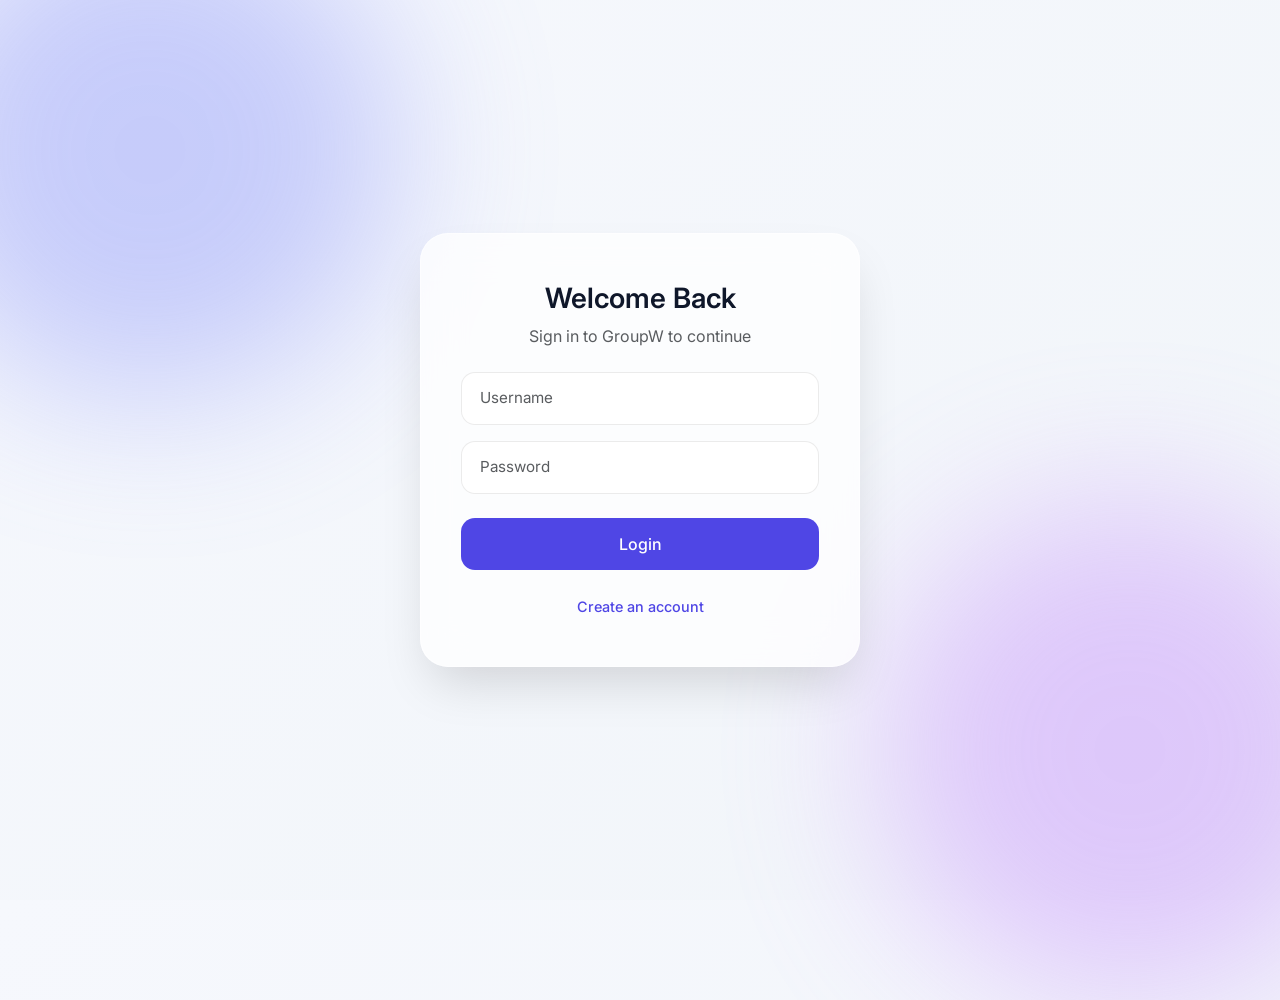
<file: frontend/harry/group_message_app/index.html>
<!doctype html>
<html lang="en">
  <head>
    <meta charset="UTF-8" />
    <meta name="viewport" content="width=device-width, initial-scale=1.0" />
    <title>GroupW Messenger Premium</title>
    <link href="./bootstrap/bootstrap.min.css" rel="stylesheet" />
    <link href="https://fonts.googleapis.com/css2?family=Inter:wght@400;500;600&display=swap" rel="stylesheet" />

    <style>
      :root {
        --primary: #4f46e5;
        --primary-hover: #4338ca;
        --bg-gradient: linear-gradient(135deg, #f6f8fd 0%, #f1f5f9 100%);
        --glass-bg: rgba(255, 255, 255, 0.75);
        --glass-border: rgba(255, 255, 255, 0.5);
        --text-main: #0f172a;
        --text-muted: #64748b;
        --bubble-them: #ffffff;
      }

      body {
        background: var(--bg-gradient);
        font-family: "Inter", sans-serif;
        height: 100vh;
        display: flex;
        align-items: center;
        justify-content: center;
        margin: 0;
        overflow: hidden;
      }

      body::before, body::after {
        content: "";
        position: absolute;
        width: 500px;
        height: 500px;
        border-radius: 50%;
        z-index: -1;
        filter: blur(80px);
        opacity: 0.4;
      }
      body::before { background: #818cf8; top: -100px; left: -100px; }
      body::after { background: #c084fc; bottom: -100px; right: -100px; }

      .card {
        border: 1px solid var(--glass-border);
        border-radius: 28px;
        box-shadow: 0 25px 50px -12px rgba(0, 0, 0, 0.15);
        width: 100%;
        max-width: 440px;
        background: var(--glass-bg);
        backdrop-filter: blur(20px);
        -webkit-backdrop-filter: blur(20px);
      }

      .d-none { display: none !important; }

      /* Auth View */
      #auth-view { padding: 3rem 2.5rem; }
      #auth-title { font-weight: 600; color: var(--text-main); margin-bottom: 0.5rem; font-size: 1.75rem; }

      .form-control {
        border-radius: 14px;
        padding: 14px 18px;
        border: 1px solid rgba(0, 0, 0, 0.08);
        background: rgba(255, 255, 255, 0.9);
        font-size: 0.95rem;
        transition: all 0.3s;
      }

      .form-control:focus {
        box-shadow: 0 0 0 4px rgba(79, 70, 229, 0.15);
        border-color: var(--primary);
        background: #ffffff;
      }

      .btn-primary {
        background-color: var(--primary);
        border: none;
        border-radius: 14px;
        padding: 14px;
        font-weight: 500;
        transition: all 0.2s ease;
      }
      .btn-primary:hover { background-color: var(--primary-hover); transform: translateY(-1px); }

      /* Chat View */
      #chat-view {
        max-width: 700px;
        height: 90vh;
        display: flex;
        flex-direction: column;
        padding: 0;
        overflow: hidden;
      }

      .chat-header {
        padding: 20px 30px;
        border-bottom: 1px solid rgba(0, 0, 0, 0.05);
        display: flex;
        justify-content: space-between;
        align-items: center;
        background: rgba(255, 255, 255, 0.4);
      }

      .chat-header h5 { margin: 0; font-weight: 600; font-size: 1.2rem; letter-spacing: -0.5px; }

      .btn-logout {
        color: #ef4444;
        background: rgba(239, 68, 68, 0.1);
        border: none;
        border-radius: 10px;
        padding: 8px 16px;
        font-size: 0.85rem;
        font-weight: 600;
        transition: all 0.2s;
      }
      .btn-logout:hover { background: #ef4444; color: white; }

      /* Message Area */
      #message-container {
        flex: 1;
        overflow-y: auto;
        padding: 30px;
        display: flex;
        flex-direction: column;
        gap: 16px;
      }
      #message-container::-webkit-scrollbar { width: 6px; }
      #message-container::-webkit-scrollbar-thumb { background: rgba(0, 0, 0, 0.15); border-radius: 10px; }

      @keyframes slideUpFade {
        from { opacity: 0; transform: translateY(15px); }
        to { opacity: 1; transform: translateY(0); }
      }
      .slide-in { animation: slideUpFade 0.4s cubic-bezier(0.16, 1, 0.3, 1) forwards; }

      .msg-wrapper { display: flex; flex-direction: column; max-width: 75%; }
      .msg-wrapper.them { align-self: flex-start; }
      .msg-wrapper.me { align-self: flex-end; align-items: flex-end; }

      .msg-metadata { font-size: 0.75rem; color: var(--text-muted); margin-bottom: 6px; padding: 0 6px; font-weight: 500; }

      .msg-bubble {
        padding: 14px 18px;
        font-size: 0.95rem;
        line-height: 1.5;
        box-shadow: 0 4px 15px rgba(0, 0, 0, 0.03);
        border: 1px solid rgba(255, 255, 255, 0.4);
        word-wrap: break-word;
        overflow-wrap: break-word;
      }
      .them .msg-bubble { background: var(--bubble-them); color: var(--text-main); border-radius: 20px 20px 20px 4px; }
      .me .msg-bubble { background: var(--primary); color: white; border-radius: 20px 20px 4px 20px; border: none; box-shadow: 0 4px 15px rgba(79, 70, 229, 0.25); }
      
      .temp-msg .msg-bubble { opacity: 0.7; }

      /* Actions UI */
      .msg-actions {
        display: flex;
        gap: 8px;
        margin-top: 4px;
        font-size: 0.75rem;
        opacity: 0;
        transition: opacity 0.2s;
        justify-content: flex-end;
      }
      .msg-wrapper:hover .msg-actions { opacity: 1; }

      .edit-btn {
        background: transparent !important;
        border: none !important;
        color: var(--primary) !important;
        cursor: pointer;
        padding: 0 5px;
        font-weight: 600;
        font-size: 0.8rem;
        outline: none !important;
        box-shadow: none !important;
      }
      .edit-btn:hover { text-decoration: underline; color: var(--primary-hover) !important; }

      /* --- Reactions UI --- */
      .reaction-bar {
        display: flex;
        flex-wrap: wrap;
        gap: 4px;
        margin-top: -8px;
        margin-bottom: 8px;
        z-index: 2;
      }
      .reaction-bar.me { justify-content: flex-end; }
      .reaction-bar.them { justify-content: flex-start; }

      .reaction-badge {
        background: rgba(255, 255, 255, 0.9);
        border: 1px solid var(--glass-border);
        border-radius: 12px;
        padding: 2px 8px;
        font-size: 0.75rem;
        cursor: pointer;
        box-shadow: 0 2px 5px rgba(0,0,0,0.05);
        transition: transform 0.1s;
      }
      .reaction-badge:active { transform: scale(0.9); }
      .reaction-badge.active-reaction {
        background: #e0e7ff;
        border-color: var(--primary);
        color: var(--primary);
      }

      /* Reaction Popup Menu */
      #emoji-picker {
        position: absolute;
        background: white;
        border-radius: 20px;
        padding: 8px 12px;
        box-shadow: 0 10px 25px rgba(0,0,0,0.15);
        display: flex;
        gap: 8px;
        z-index: 1000;
        border: 1px solid rgba(0,0,0,0.05);
      }
      .emoji-option {
        font-size: 1.25rem;
        cursor: pointer;
        transition: transform 0.2s;
      }
      .emoji-option:hover { transform: scale(1.3); }

      /* Input Area */
      .chat-footer { padding: 20px 30px; background: transparent; padding-bottom: 30px; }
      #chat-form {
        display: flex;
        gap: 12px;
        background: white;
        padding: 8px;
        border-radius: 20px;
        box-shadow: 0 10px 25px rgba(0, 0, 0, 0.05);
        border: 1px solid rgba(0, 0, 0, 0.05);
      }
      #message-input { border: none; background: transparent; padding: 10px 16px; font-size: 0.95rem; }
      #message-input:focus { box-shadow: none; background: transparent; }
      #send-btn { border-radius: 14px; padding: 10px 24px; font-weight: 600; }

      /* --- Custom Edit Modal --- */
      #custom-edit-modal {
        position: fixed;
        top: 0;
        left: 0;
        width: 100vw;
        height: 100vh;
        z-index: 1000;
        display: flex;
        align-items: center;
        justify-content: center;
      }
      .modal-overlay {
        position: absolute;
        top: 0;
        left: 0;
        width: 100%;
        height: 100%;
        background: rgba(0, 0, 0, 0.4);
        backdrop-filter: blur(5px);
        -webkit-backdrop-filter: blur(5px);
      }
      .modal-box {
        position: relative;
        z-index: 1001;
        padding: 25px;
        width: 90%;
        max-width: 420px;
        animation: slideUpFade 0.3s cubic-bezier(0.16, 1, 0.3, 1);
      }
    </style>
  </head>
  <body>
    <!-- AUTH VIEW -->
    <div id="auth-view" class="card">
      <h3 id="auth-title" class="text-center">Welcome Back</h3>
      <p id="auth-subtitle" class="text-center text-muted mb-4">Sign in to GroupW to continue</p>
      
      <form id="auth-form">
        <!-- Username Field -->
        <div class="mb-3">
          <input type="text" id="username" class="form-control" placeholder="Username" required autocomplete="off" />
        </div>
        
        <!-- Email Field (Hidden by default) -->
        <div class="mb-3 d-none" id="email-group">
          <input type="email" id="email" class="form-control" placeholder="Email Address" autocomplete="off" />
        </div>
        
        <!-- Password Field -->
        <div class="mb-4">
          <input type="password" id="password" class="form-control" placeholder="Password" required />
        </div>
        
        <div id="auth-error" class="alert alert-danger d-none p-2 text-center" style="font-size: 0.85rem; border-radius: 10px"></div>
        
        <!-- Submit Button -->
        <button type="submit" id="auth-btn" class="btn btn-primary w-100 d-flex justify-content-center align-items-center gap-2">
          <span id="auth-btn-text">Login</span>
          <span id="auth-spinner" class="spinner-border spinner-border-sm d-none" role="status" aria-hidden="true"></span>
        </button>
      </form>
      
      <p class="text-center mt-4 mb-0">
        <a href="#" id="toggle-auth" class="text-decoration-none" style="color: var(--primary); font-weight: 500; font-size: 0.9rem">Create an account</a>
      </p>
    </div>

    <!-- CHAT VIEW -->
    <div id="chat-view" class="card d-none">
      <div class="chat-header">
        <div>
          <h5>GroupW Global</h5>
          <small class="text-muted" style="font-size: 0.8rem; font-weight: 500">Public room</small>
        </div>
        <button id="logout-btn" class="btn-logout d-flex align-items-center gap-2">
          <span>Logout</span>
          <span id="logout-spinner" class="spinner-border spinner-border-sm d-none" role="status" aria-hidden="true"></span>
        </button>
      </div>

      <div id="message-container">
        <div id="fetch-loader" class="d-none w-100 h-100 d-flex justify-content-center align-items-center text-primary">
          <div class="spinner-border" role="status"><span class="visually-hidden">Loading...</span></div>
        </div>
      </div>

      <div class="chat-footer">
        <form id="chat-form">
          <input type="text" id="message-input" class="form-control flex-grow-1" placeholder="Type your message..." required autocomplete="off" />
          <button type="submit" id="send-btn" class="btn btn-primary d-flex align-items-center gap-2">
            <span id="send-btn-text">Send</span>
            <span id="send-spinner" class="spinner-border spinner-border-sm d-none" role="status" aria-hidden="true"></span>
          </button>
        </form>
      </div>
    </div>

    <!-- EDIT MESSAGE DIALOG -->
    <div id="custom-edit-modal" class="d-none">
      <div class="modal-overlay" id="close-modal-overlay"></div>
      <div class="modal-box card">
        <h5 style="margin-bottom: 15px; font-weight: 600; color: var(--text-main);">Edit Message</h5>
        <input type="hidden" id="edit-msg-id" />
        <textarea id="edit-msg-input" class="form-control" rows="3" style="resize: none; margin-bottom: 15px; color: #000; background: #fff; border: 1px solid #ddd;"></textarea>
        <div style="display: flex; justify-content: flex-end; gap: 10px;">
          <button class="btn" id="close-modal-btn" style="background: #e2e8f0; color: #475569; font-weight: 500; border-radius: 12px; padding: 10px 20px;">Cancel</button>
          <button class="btn btn-primary" id="save-modal-btn" style="border-radius: 12px; padding: 10px 20px;">Save Changes</button>
        </div>
      </div>
    </div>

    <!-- EMOJI PICKER -->
    <div id="emoji-picker" class="d-none">
      <span class="emoji-option">👍</span>
      <span class="emoji-option">❤️</span>
      <span class="emoji-option">😂</span>
      <span class="emoji-option">😮</span>
      <span class="emoji-option">😢</span>
      <span class="emoji-option">🔥</span>
    </div>

    <script src="script.js"></script>
  </body>
</html>
</file>
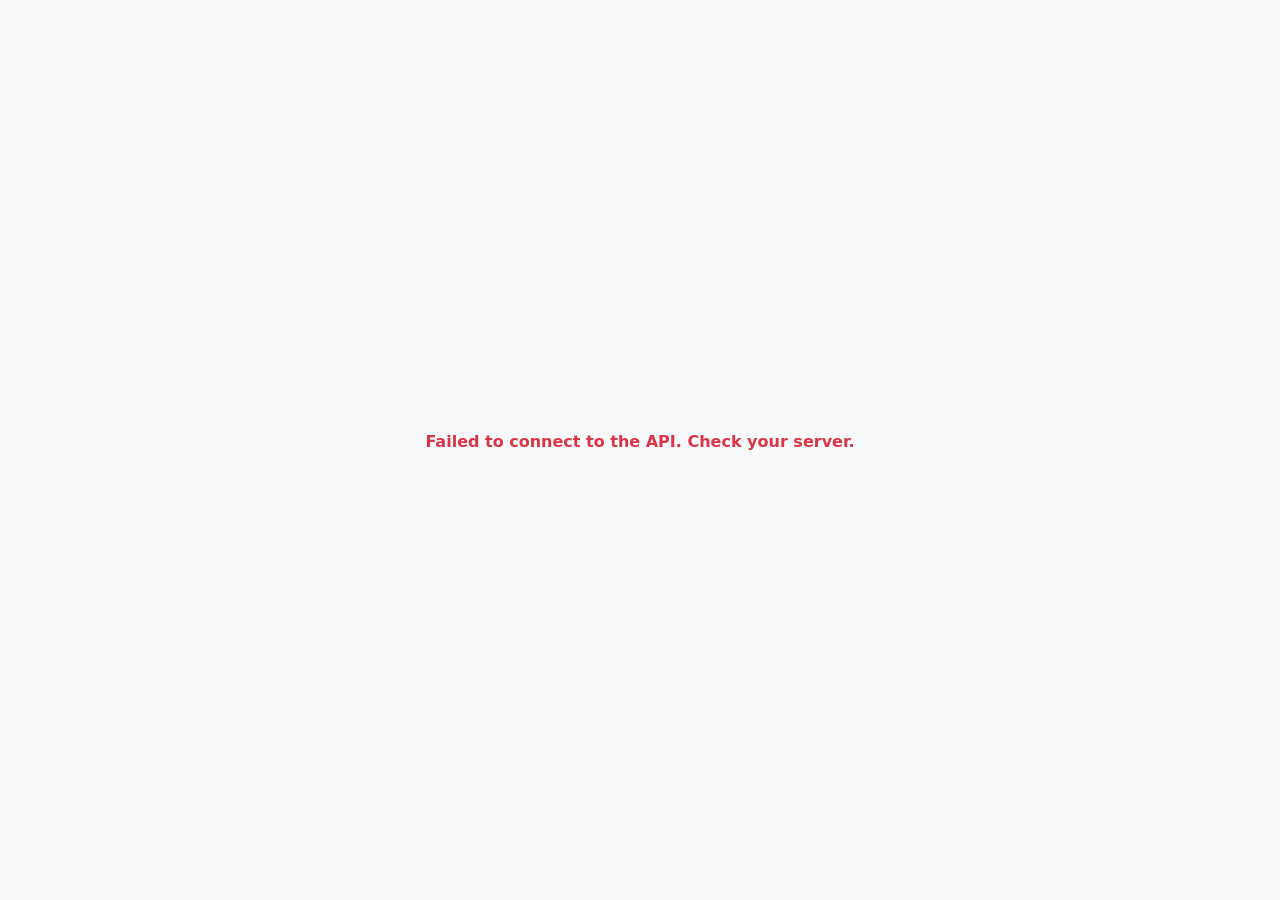
<file: frontend/harry/epic_attendance/department.html>
<!DOCTYPE html>
<html lang="en">

<head>
    <meta charset="UTF-8">
    <meta name="viewport" content="width=device-width, initial-scale=1.0">
    <title>Manage Departments</title>

    <!-- IMMEDIATE AUTHENTICATION CHECK -->
    <script>
      if (!localStorage.getItem("user_token")) {
        window.location.replace("login.html");
      }
    </script>

    <!-- Standard Bootstrap 5 CSS -->
    <link href="../group_message_app/bootstrap/bootstrap.min.css" rel="stylesheet">
    <style>
        body {
            background-color: #f8f9fa;
            font-family: system-ui, -apple-system, "Segoe UI", Roboto, "Helvetica Neue", Arial, sans-serif;
        }

        .sidebar {
            min-height: 100vh;
            background-color: #212529;
        }

        .sidebar a {
            color: #adb5bd;
            text-decoration: none;
            padding: 10px 15px;
            display: block;
            border-radius: 4px;
            margin-bottom: 5px;
        }

        .sidebar a:hover,
        .sidebar a.active {
            background-color: #343a40;
            color: #ffffff;
        }

        .card {
            border: none;
            box-shadow: 0 2px 15px rgba(0, 0, 0, 0.05);
            border-radius: 8px;
        }
    </style>
</head>

<body>
    <div class="d-flex">
        <!-- Sidebar Navigation -->
        <div class="sidebar p-3" style="width: 250px;">
            <h5 class="text-white mb-4 fw-bold">Admin Portal</h5>
            <a href="faculty.html">Faculties</a>
            <a href="department.html" class="active">Departments</a>
            <a href="users.html">Users</a>
            <hr class="text-secondary">
            <a href="#" onclick="logout()" class="text-danger">Logout</a>
        </div>

        <!-- Main Content Area -->
        <div class="flex-grow-1 p-4 p-md-5">
            <div class="d-flex justify-content-between align-items-center mb-4">
                <h3 class="fw-bold text-dark m-0">Departments</h3>
                <button class="btn btn-primary shadow-sm" onclick="openModal('', '', '')">+ Add Department</button>
            </div>

            <div id="alertBox"></div>

            <!-- Data Table -->
            <div class="card p-4">
                <div class="table-responsive">
                    <table class="table table-hover align-middle">
                        <thead class="table-light">
                            <tr>
                                <th>ID</th>
                                <th>Department Name</th>
                                <th>Faculty ID</th>
                                <th class="text-end">Actions</th>
                            </tr>
                        </thead>
                        <tbody id="tableBody">
                            <tr>
                                <td colspan="4" class="text-center text-muted py-4">Loading data...</td>
                            </tr>
                        </tbody>
                    </table>
                </div>
            </div>
        </div>
    </div>

    <!-- Add/Edit Department Modal -->
    <div class="modal fade" id="dataModal" tabindex="-1">
        <div class="modal-dialog modal-dialog-centered">
            <div class="modal-content border-0 shadow">
                <div class="modal-header border-bottom-0">
                    <h5 class="modal-title fw-bold" id="modalTitle">Add Department</h5>
                    <button type="button" class="btn-close" data-bs-dismiss="modal"></button>
                </div>
                <div class="modal-body">
                    <form id="dataForm">
                        <input type="hidden" id="department_id">

                        <div class="mb-3">
                            <label class="form-label fw-semibold">Select Faculty</label>
                            <select id="faculty_id" class="form-select bg-light" required>
                                <option value="">Loading faculties...</option>
                            </select>
                        </div>

                        <div class="mb-4">
                            <label class="form-label fw-semibold">Department Name</label>
                            <input type="text" id="name" class="form-control bg-light" required
                                placeholder="e.g. Software Engineering">
                        </div>

                        <button type="submit" class="btn btn-primary w-100 py-2 fw-semibold">Save Department</button>
                    </form>
                </div>
            </div>
        </div>
    </div>

    <script src="../group_message_app/bootstrap/js/bootstrap.bundle.js"></script>
    <script>
        var baseUrl = 'http://localhost:8000/api/';
        var bootstrapModal = new bootstrap.Modal(document.getElementById('dataModal'));

        // Helper to get headers
        function getHeaders(isJson) {
            var headers = {};
            // Updated to user_token
            var token = localStorage.getItem('user_token');
            if (token) {
                headers['Authorization'] = 'Bearer ' + token;
            }
            if (isJson) {
                headers['Content-Type'] = 'application/json';
            }
            return headers;
        }

        function showAlert(message, type) {
            var alertBox = document.getElementById('alertBox');
            alertBox.innerHTML = '<div class="alert alert-' + type + ' alert-dismissible shadow-sm">' + message +
                '<button type="button" class="btn-close" data-bs-dismiss="alert"></button></div>';
        }

        // UPDATED LOGOUT LOGIC: Safely releases the 1-Device-Per-User lock
        async function logout() {
          var token = localStorage.getItem("user_token");
          if (token) {
            var formData = new FormData();
            formData.append("token", token);
            try {
              await fetch(baseUrl + "LogoutUser.php", {
                method: "POST",
                body: formData
              });
            } catch (e) {
              console.error("Logout API failed, continuing local clear.");
            }
          }
          localStorage.removeItem("user_token");
          window.location.replace("login.html");
        }

        // Fetch faculties for the dropdown menu
        async function loadFaculties() {
            try {
                var response = await fetch(baseUrl + 'GetFaculty.php', { method: 'GET', headers: getHeaders(false) });
                
                if (response.status === 401) {
                    logout();
                    return;
                }

                var result = await response.json();
                var select = document.getElementById('faculty_id');

                select.innerHTML = '<option value="">Select a Faculty...</option>';

                if (result.status === 'success' && result.data) {
                    for (var i = 0; i < result.data.length; i++) {
                        var faculty = result.data[i];
                        var option = document.createElement('option');
                        option.value = faculty.faculty_id;
                        option.text = faculty.name;
                        select.appendChild(option);
                    }
                }
            } catch (error) {
                console.error('Faculty fetch error:', error);
                document.getElementById('faculty_id').innerHTML = '<option value="">Error loading faculties</option>';
            }
        }

        // Fetch departments for the table
        async function loadDepartments() {
            try {
                var response = await fetch(baseUrl + 'GetDepartment.php', { method: 'GET', headers: getHeaders(false) });
                
                if (response.status === 401) {
                    logout();
                    return;
                }

                var result = await response.json();
                var tbody = document.getElementById('tableBody');
                tbody.innerHTML = '';

                if (result.status === 'success' && result.data && result.data.length > 0) {
                    for (var i = 0; i < result.data.length; i++) {
                        var dept = result.data[i];
                        var tr = document.createElement('tr');

                        tr.innerHTML =
                            '<td>#' + dept.department_id + '</td>' +
                            '<td class="fw-medium">' + dept.name + '</td>' +
                            '<td>' + dept.faculty_id + '</td>' +
                            '<td class="text-end">' +
                            '<button class="btn btn-sm btn-outline-secondary" ' +
                            'onclick="openModal(\'' + dept.department_id + '\', \'' + dept.name + '\', \'' + dept.faculty_id + '\')">Edit</button>' +
                            '</td>';

                        tbody.appendChild(tr);
                    }
                } else {
                    tbody.innerHTML = '<tr><td colspan="4" class="text-center text-muted py-4">No departments found.</td></tr>';
                }
            } catch (error) {
                console.error('Department fetch error:', error);
                document.getElementById('tableBody').innerHTML = '<tr><td colspan="4" class="text-center text-danger py-4">Failed to load data. Check console.</td></tr>';
            }
        }

        // Open modal and pre-fill data if editing
        function openModal(id, name, facultyId) {
            document.getElementById('department_id').value = id;
            document.getElementById('name').value = name;
            document.getElementById('faculty_id').value = facultyId;
            document.getElementById('modalTitle').innerText = id ? 'Edit Department' : 'Add Department';
            bootstrapModal.show();
        }

        // Handle form submission
        document.getElementById('dataForm').addEventListener('submit', async function (e) {
            e.preventDefault();

            var id = document.getElementById('department_id').value;
            var name = document.getElementById('name').value;
            var facultyId = document.getElementById('faculty_id').value;

            var endpoint = '';
            var method = '';
            var headers = {};
            var bodyData = null;

            if (id) {
                endpoint = 'EditDepartment.php';
                method = 'PUT';
                headers = getHeaders(true);
                bodyData = JSON.stringify({
                    department_id: parseInt(id),
                    name: name,
                    faculty_id: parseInt(facultyId)
                });
            } else {
                endpoint = 'AddDepartment.php';
                method = 'POST';
                headers = getHeaders(false);
                bodyData = new FormData();
                bodyData.append('name', name);
                bodyData.append('faculty_id', facultyId);
            }

            try {
                var response = await fetch(baseUrl + endpoint, {
                    method: method,
                    headers: headers,
                    body: bodyData
                });

                if (response.status === 401) {
                    logout();
                    return;
                }

                var result = await response.json();

                if (result.status === 'success') {
                    bootstrapModal.hide();
                    showAlert(result.message, 'success');
                    loadDepartments();
                } else {
                    showAlert(result.message || 'Operation failed.', 'danger');
                }
            } catch (error) {
                console.error('Submit error:', error);
                showAlert('Network error occurred. Check console for details.', 'danger');
            }
        });

        window.onload = function () {
            loadFaculties();
            loadDepartments();
        };
    </script>
</body>

</html>
</file>
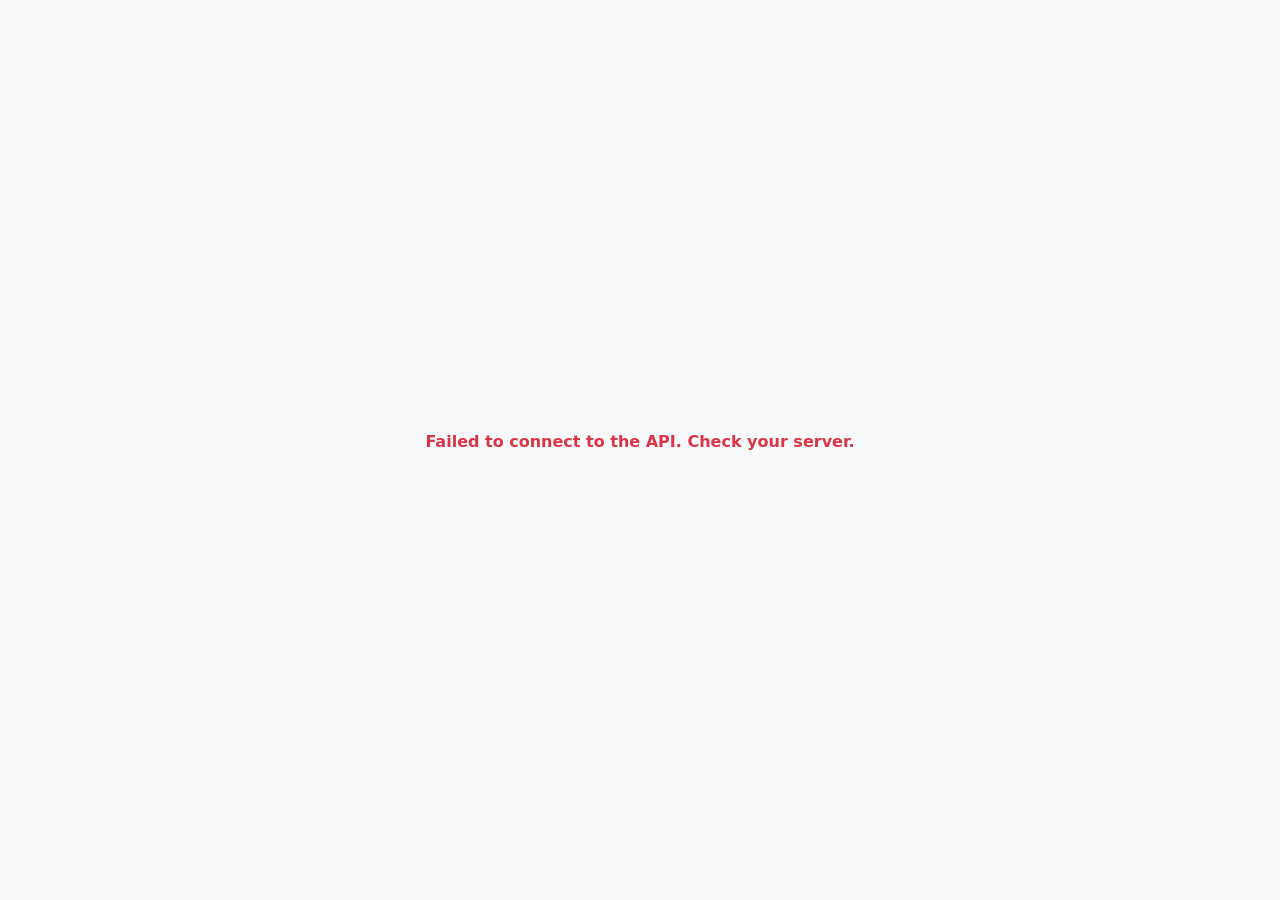
<file: frontend/harry/epic_attendance/faculty.html>
<!doctype html>
<html lang="en">

<head>
  <meta charset="UTF-8" />
  <meta name="viewport" content="width=device-width, initial-scale=1.0" />
  <title>Manage Faculties</title>
  
  <!-- IMMEDIATE AUTHENTICATION CHECK -->
  <script>
    if (!localStorage.getItem("user_token")) {
      window.location.replace("login.html");
    }
  </script>

  <!-- Standard Bootstrap 5 CSS -->
  <link href="../group_message_app/bootstrap/bootstrap.min.css" rel="stylesheet">

  <style>
    body {
      background-color: #f8f9fa;
      font-family: system-ui, -apple-system, "Segoe UI", Roboto, "Helvetica Neue", Arial, sans-serif;
    }

    .sidebar {
      min-height: 100vh;
      background-color: #212529;
    }

    .sidebar a {
      color: #adb5bd;
      text-decoration: none;
      padding: 10px 15px;
      display: block;
      border-radius: 4px;
      margin-bottom: 5px;
    }

    .sidebar a:hover,
    .sidebar a.active {
      background-color: #343a40;
      color: #ffffff;
    }

    .card {
      border: none;
      box-shadow: 0 2px 15px rgba(0, 0, 0, 0.05);
      border-radius: 8px;
    }
  </style>
</head>

<body>
  <div class="d-flex">
    <!-- Sidebar Navigation -->
    <div class="sidebar p-3" style="width: 250px">
      <h5 class="text-white mb-4 fw-bold">Admin Portal</h5>
      <a href="faculty.html" class="active">Faculties</a>
      <a href="department.html">Departments</a>
      <a href="users.html">Users</a>
      <hr class="text-secondary" />
      <a href="#" onclick="logout()" class="text-danger">Logout</a>
    </div>

    <!-- Main Content Area -->
    <div class="flex-grow-1 p-4 p-md-5">
      <div class="row">
        <!-- Add New Faculty Form -->
        <div class="col-md-5 mb-4">
          <div class="card p-4">
            <h5 class="fw-bold mb-4">Add New Faculty</h5>

            <div id="alertBox" class="alert d-none" role="alert"></div>

            <form id="facultyForm">
              <div class="mb-3">
                <label for="facultyname" class="form-label fw-medium">Faculty Name</label>
                <input type="text" class="form-control bg-light" id="facultyname" name="facultyname" required
                  placeholder="e.g. Computing" />
              </div>
              <button type="submit" class="btn btn-primary w-100 py-2 fw-semibold" id="submitBtn">
                <span class="spinner-border spinner-border-sm d-none" id="btnSpinner" role="status"
                  aria-hidden="true"></span>
                <span id="btnText">Add Faculty</span>
              </button>
            </form>
          </div>
        </div>

        <!-- Existing Faculties Table -->
        <div class="col-md-7">
          <div class="card p-4">
            <h5 class="fw-bold mb-4">Existing Faculties</h5>
            <div class="table-responsive">
              <table class="table table-hover align-middle">
                <thead class="table-light">
                  <tr>
                    <th>ID</th>
                    <th>Faculty Name</th>
                    <th class="text-end">Actions</th>
                  </tr>
                </thead>
                <tbody id="facultyTableBody">
                  <tr>
                    <td colspan="3" class="text-center text-muted py-4">
                      Loading data...
                    </td>
                  </tr>
                </tbody>
              </table>
            </div>
          </div>
        </div>
      </div>
    </div>
  </div>

  <!-- Edit Faculty Modal -->
  <div class="modal fade" id="editModal" tabindex="-1">
    <div class="modal-dialog modal-dialog-centered">
      <div class="modal-content border-0 shadow">
        <div class="modal-header border-bottom-0">
          <h5 class="modal-title fw-bold">Edit Faculty</h5>
          <button type="button" class="btn-close" data-bs-dismiss="modal"></button>
        </div>
        <div class="modal-body">
          <form id="editFacultyForm">
            <input type="hidden" id="edit_faculty_id" />
            <div class="mb-4">
              <label for="edit_name" class="form-label fw-medium">Faculty Name</label>
              <input type="text" class="form-control bg-light" id="edit_name" required />
            </div>
            <button type="submit" class="btn btn-primary w-100 py-2 fw-semibold" id="editSubmitBtn">
              <span class="spinner-border spinner-border-sm d-none" id="editBtnSpinner" role="status"
                aria-hidden="true"></span>
              <span id="editBtnText">Save Changes</span>
            </button>
          </form>
        </div>
      </div>
    </div>
  </div>

  <script src="../group_message_app/bootstrap/js/bootstrap.bundle.js"></script>
  <script>
    var baseUrl = "http://localhost:8000/api/";

    // ADDED: Header generation for secure API calls
    function getHeaders(isJson) {
      var headers = {};
      var token = localStorage.getItem("user_token");
      if (token) {
        headers["Authorization"] = "Bearer " + token;
      }
      if (isJson) {
        headers["Content-Type"] = "application/json";
      }
      return headers;
    }

    // UPDATED LOGOUT LOGIC: Safely releases the 1-Device-Per-User lock
    async function logout() {
      var token = localStorage.getItem("user_token");
      if (token) {
        var formData = new FormData();
        formData.append("token", token);
        try {
          await fetch(baseUrl + "LogoutUser.php", {
            method: "POST",
            body: formData
          });
        } catch (e) {
          console.error("Logout API failed, continuing local clear.");
        }
      }
      localStorage.removeItem("user_token");
      window.location.replace("login.html");
    }

    // Fetch Faculties Logic
    async function fetchFaculties() {
      try {
        var response = await fetch(baseUrl + "GetFaculty.php", {
            method: "GET",
            headers: getHeaders(false)
        });

        if (response.status === 401) {
            logout();
            return;
        }

        var result = await response.json();
        var tbody = document.getElementById("facultyTableBody");
        tbody.innerHTML = "";

        if (result.status === "success" && result.data) {
          for (var i = 0; i < result.data.length; i++) {
            var faculty = result.data[i];
            var tr = document.createElement("tr");

            tr.innerHTML =
              "<td>#" + faculty.faculty_id + "</td>" +
              "<td class='fw-medium'>" + faculty.name + "</td>" +
              "<td class='text-end'>" +
              "<button class='btn btn-sm btn-outline-secondary' " +
              "onclick='openEditModal(" + faculty.faculty_id + ', "' + faculty.name + "\")'>Edit</button>" +
              "</td>";

            tbody.appendChild(tr);
          }
        } else {
          tbody.innerHTML =
            '<tr><td colspan="3" class="text-center text-muted py-4">No faculties found.</td></tr>';
        }
      } catch (error) {
        document.getElementById("facultyTableBody").innerHTML =
          '<tr><td colspan="3" class="text-center text-danger py-4">Error loading data.</td></tr>';
      }
    }

    // Add Faculty Logic
    document.getElementById("facultyForm").addEventListener("submit", async function (e) {
        e.preventDefault();

        var form = e.target;
        var formData = new FormData(form);
        var submitBtn = document.getElementById("submitBtn");
        var btnSpinner = document.getElementById("btnSpinner");
        var btnText = document.getElementById("btnText");
        var alertBox = document.getElementById("alertBox");

        submitBtn.disabled = true;
        btnSpinner.className = "spinner-border spinner-border-sm";
        btnText.textContent = "Saving...";
        alertBox.className = "alert d-none";

        try {
          var response = await fetch(baseUrl + "AddFaculty.php", {
            method: "POST",
            headers: getHeaders(false),
            body: formData,
          });

          if (response.status === 401) {
             logout();
             return;
          }

          var result = await response.json();

          submitBtn.disabled = false;
          btnSpinner.className = "spinner-border spinner-border-sm d-none";
          btnText.textContent = "Add Faculty";

          if (result.status === "success" || result.status === 201) {
            alertBox.className = "alert alert-success";
            alertBox.textContent = result.message || "Faculty added successfully";
            form.reset();
            fetchFaculties();
          } else {
            alertBox.className = "alert alert-danger";
            alertBox.textContent = result.message;
          }
        } catch (error) {
          submitBtn.disabled = false;
          btnSpinner.className = "spinner-border spinner-border-sm d-none";
          btnText.textContent = "Add Faculty";
          alertBox.className = "alert alert-danger";
          alertBox.textContent = "Network Error.";
        }
      });

    // Open Edit Modal Logic
    function openEditModal(id, name) {
      document.getElementById("edit_faculty_id").value = id;
      document.getElementById("edit_name").value = name;

      var editModal = new bootstrap.Modal(document.getElementById("editModal"));
      editModal.show();
    }

    // Edit Faculty Submit Logic
    document.getElementById("editFacultyForm").addEventListener("submit", async function (e) {
        e.preventDefault();

        var id = document.getElementById("edit_faculty_id").value;
        var name = document.getElementById("edit_name").value;
        var submitBtn = document.getElementById("editSubmitBtn");
        var btnSpinner = document.getElementById("editBtnSpinner");
        var btnText = document.getElementById("editBtnText");

        submitBtn.disabled = true;
        btnSpinner.className = "spinner-border spinner-border-sm";
        btnText.textContent = "Saving...";

        await editFaculty(id, name);

        submitBtn.disabled = false;
        btnSpinner.className = "spinner-border spinner-border-sm d-none";
        btnText.textContent = "Save Changes";

        var modalElement = document.getElementById("editModal");
        var editModal = bootstrap.Modal.getInstance(modalElement);
        editModal.hide();
      });

    // Edit Faculty API Call
    async function editFaculty(facultyId, newName) {
      var payload = {
        faculty_id: parseInt(facultyId),
        name: newName,
      };

      try {
        var response = await fetch(baseUrl + "EditFaculty.php", {
          method: "PUT",
          headers: getHeaders(true),
          body: JSON.stringify(payload),
        });

        if (response.status === 401) {
             logout();
             return;
        }

        var result = await response.json();

        if (result.status === "success") {
          fetchFaculties();
        } else {
          alert(result.message);
        }
      } catch (error) {
        alert("Network error occurred while saving.");
      }
    }

    window.onload = function () {
      fetchFaculties();
    };
  </script>
</body>
</html>
</file>
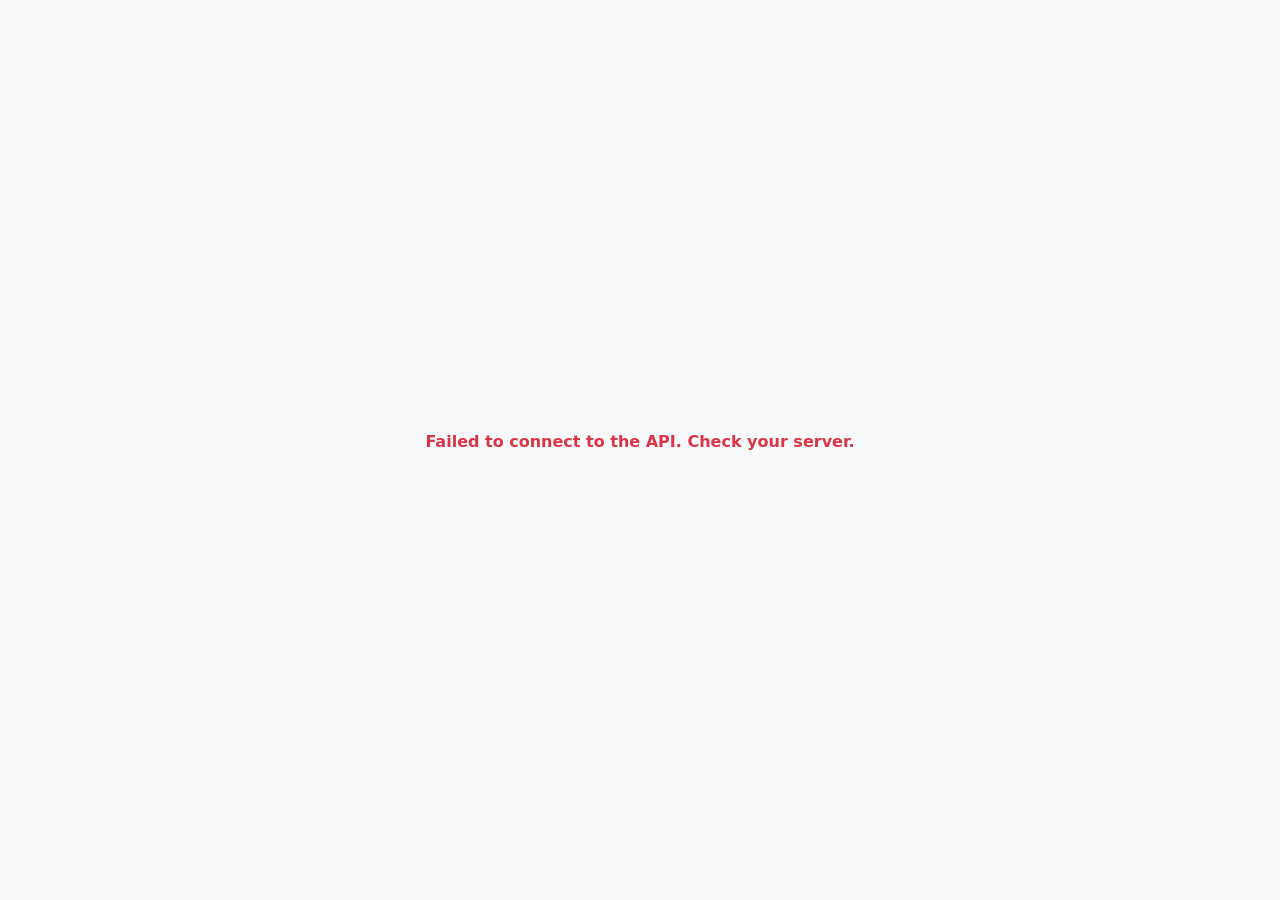
<file: frontend/harry/epic_attendance/login.html>
<!DOCTYPE html>
<html lang="en">
<head>
    <meta charset="UTF-8">
    <meta name="viewport" content="width=device-width, initial-scale=1.0">
    <title>System Login - Device Authenticated</title>
    <!-- Standard Bootstrap 5 CSS -->
    <link href="../group_message_app/bootstrap/bootstrap.min.css" rel="stylesheet">
    <style>
        body {
            background-color: #f8f9fa;
            font-family: system-ui, -apple-system, "Segoe UI", Roboto, "Helvetica Neue", Arial, sans-serif;
            display: flex;
            align-items: center;
            justify-content: center;
            min-height: 100vh;
            margin: 0;
        }
        .card {
            border: none;
            box-shadow: 0 4px 20px rgba(0,0,0,0.08);
            border-radius: 10px;
            width: 100%;
            max-width: 400px;
        }
        .card-header-custom {
            background-color: #212529;
            color: #ffffff;
            border-radius: 10px 10px 0 0 !important;
            padding: 20px;
            text-align: center;
        }
        .form-control {
            background-color: #f8f9fa;
        }
        .form-control:focus {
            box-shadow: none;
            border-color: #6c757d;
        }
        .tracking-widest {
            letter-spacing: 0.5em;
        }
    </style>
</head>
<body>

    <!-- Loading State -->
    <div id="loadingState" class="text-center">
        <div class="spinner-border text-dark mb-3" role="status"></div>
        <p class="fw-medium text-secondary">Checking system status...</p>
    </div>

    <!-- Main Authentication Card -->
    <div class="card d-none" id="authCard">
        <div class="card-header card-header-custom">
            <h4 class="mb-0 fw-bold">Admin Portal</h4>
            <small class="text-secondary" id="formSubtitle">Secure Device Authentication</small>
        </div>
        <div class="card-body p-4">
            
            <div id="alertBox" class="alert d-none" role="alert"></div>

            <!-- ========================================== -->
            <!-- LOGIN PHASE 1: CREDENTIALS & DEVICE LOCK   -->
            <!-- ========================================== -->
            <form id="loginForm">
                <div class="mb-3">
                    <label for="email" class="form-label fw-semibold">Email Address</label>
                    <input type="email" class="form-control" id="email" name="email" required placeholder="admin@example.com">
                </div>
                <div class="mb-3">
                    <div class="d-flex justify-content-between align-items-center">
                        <label for="password" class="form-label fw-semibold mb-0">Password</label>
                        <button type="button" class="btn btn-link p-0 text-decoration-none small" onclick="showForgotPassword1()">Forgot?</button>
                    </div>
                    <input type="password" class="form-control mt-2" id="password" name="password" required placeholder="••••••••">
                </div>
                <button type="submit" class="btn btn-dark w-100 py-2 fw-semibold" id="loginBtn">
                    <span class="spinner-border spinner-border-sm d-none" id="loginSpinner" role="status" aria-hidden="true"></span>
                    <span id="loginBtnText">Sign In</span>
                </button>
            </form>

            <!-- ========================================== -->
            <!-- LOGIN PHASE 2: VERIFY OTP                  -->
            <!-- ========================================== -->
            <form id="otpForm" class="d-none">
                <div class="mb-4 text-center">
                    <label for="otp_code" class="form-label fw-semibold">Login Verification Code</label>
                    <p class="small text-muted mb-3">Please check your email for the 6-character code.</p>
                    <input type="text" class="form-control form-control-lg text-center fw-bold tracking-widest text-uppercase" id="otp_code" name="otp_code" placeholder="------" maxlength="6" autocomplete="off" required>
                </div>
                
                <button type="submit" class="btn btn-primary w-100 py-2 fw-semibold mb-3" id="verifyBtn">
                    <span class="spinner-border spinner-border-sm d-none" id="verifySpinner" role="status" aria-hidden="true"></span>
                    <span id="verifyBtnText">Verify & Login</span>
                </button>

                <div class="d-flex justify-content-between align-items-center">
                    <button type="button" class="btn btn-link text-decoration-none p-0 text-secondary small" onclick="cancelToLogin()">
                        &larr; Cancel
                    </button>
                    <button type="button" class="btn btn-link text-decoration-none p-0 text-primary small fw-semibold" id="resendBtn" onclick="resendCode()">
                        <span class="spinner-border spinner-border-sm d-none" id="resendSpinner" role="status" aria-hidden="true"></span>
                        <span id="resendBtnText">Resend Code</span>
                    </button>
                </div>
            </form>

            <!-- ========================================== -->
            <!-- RESET PHASE 1: REQUEST EMAIL               -->
            <!-- ========================================== -->
            <form id="forgotStep1" class="d-none">
                <div class="mb-4 text-center">
                    <p class="fw-semibold mb-1">Reset Password</p>
                    <small class="text-muted">Enter your email to receive a recovery code.</small>
                </div>
                <div class="mb-4">
                    <input type="email" class="form-control" id="reset_email" required placeholder="Registered Email">
                </div>
                <button type="submit" class="btn btn-dark w-100 py-2 fw-semibold mb-3" id="resetRequestBtn">
                    <span class="spinner-border spinner-border-sm d-none" id="resetRequestSpinner" role="status" aria-hidden="true"></span>
                    <span id="resetRequestText">Send Recovery Code</span>
                </button>
                <div class="text-center">
                    <button type="button" class="btn btn-link text-decoration-none p-0 text-secondary small" onclick="showLogin()">
                        &larr; Back to Login
                    </button>
                </div>
            </form>

            <!-- ========================================== -->
            <!-- RESET PHASE 2: NEW PASSWORD & OTP          -->
            <!-- ========================================== -->
            <form id="forgotStep2" class="d-none">
                <div class="mb-3 text-center">
                    <p class="fw-semibold mb-1">Set New Password</p>
                    <small class="text-muted">Enter the recovery code and your new password.</small>
                </div>
                <div class="mb-3">
                    <input type="text" class="form-control text-center fw-bold tracking-widest text-uppercase" id="reset_otp" placeholder="CODE" maxlength="6" autocomplete="off" required>
                </div>
                <div class="mb-4">
                    <input type="password" class="form-control" id="new_password" placeholder="New Password" required minlength="6">
                </div>
                <button type="submit" class="btn btn-success w-100 py-2 fw-semibold mb-3" id="resetCompleteBtn">
                    <span class="spinner-border spinner-border-sm d-none" id="resetCompleteSpinner" role="status" aria-hidden="true"></span>
                    <span id="resetCompleteText">Update Password</span>
                </button>
                <div class="text-center">
                    <button type="button" class="btn btn-link text-decoration-none p-0 text-secondary small" onclick="showLogin()">
                        &larr; Cancel
                    </button>
                </div>
            </form>

        </div>
    </div>

    <script src="https://cdn.jsdelivr.net/npm/bootstrap@5.3.0/dist/js/bootstrap.bundle.min.js"></script>
    <script>
        var baseUrl = "http://localhost:8000/api/";
        var userEmail = ""; 
        var deviceId = "";
        var resendTimerInterval = null; // Global variable to hold the timer

        // UI View Controllers
        var loginForm = document.getElementById("loginForm");
        var otpForm = document.getElementById("otpForm");
        var forgotStep1 = document.getElementById("forgotStep1");
        var forgotStep2 = document.getElementById("forgotStep2");
        var alertBox = document.getElementById("alertBox");
        var formSubtitle = document.getElementById("formSubtitle");

        function showAlert(message, type) {
            alertBox.className = "alert alert-" + type;
            alertBox.textContent = message;
        }

        function hideAllForms() {
            loginForm.className = "d-none";
            otpForm.className = "d-none";
            forgotStep1.className = "d-none";
            forgotStep2.className = "d-none";
            alertBox.className = "alert d-none";
        }

        function showLogin() {
            hideAllForms();
            loginForm.className = "";
            formSubtitle.textContent = "Secure Device Authentication";
        }

        function showForgotPassword1() {
            hideAllForms();
            forgotStep1.className = "";
            formSubtitle.textContent = "Account Recovery";
        }

        function cancelToLogin() {
            // Clear the timer if the user cancels the OTP process
            if (resendTimerInterval) {
                clearInterval(resendTimerInterval);
            }
            showLogin();
        }

        // ==========================================
        // TIMER LOGIC FOR RESEND BUTTON
        // ==========================================
        function startResendCooldown(durationInSeconds) {
            var resendBtn = document.getElementById("resendBtn");
            var resendBtnText = document.getElementById("resendBtnText");
            
            // Clear any active timer before starting a new one
            if (resendTimerInterval) {
                clearInterval(resendTimerInterval);
            }
            
            // Disable button and update visual styles
            resendBtn.disabled = true;
            resendBtn.className = "btn btn-link text-decoration-none p-0 small fw-semibold text-muted";
            
            var timeRemaining = durationInSeconds;
            resendBtnText.textContent = "Resend Code (" + timeRemaining + "s)";

            resendTimerInterval = setInterval(function() {
                timeRemaining--;
                
                if (timeRemaining > 0) {
                    resendBtnText.textContent = "Resend Code (" + timeRemaining + "s)";
                } else {
                    // Timer finished: Re-enable the button
                    clearInterval(resendTimerInterval);
                    resendBtn.disabled = false;
                    resendBtn.className = "btn btn-link text-decoration-none p-0 small fw-semibold text-primary";
                    resendBtnText.textContent = "Resend Code";
                }
            }, 1000);
        }

        // DEVICE ID GENERATION
        function getDeviceFingerprint() {
            var storedId = localStorage.getItem("device_id");
            if (!storedId) {
                storedId = "DEV_" + Math.random().toString(36).substring(2, 10);
                localStorage.setItem("device_id", storedId);
            }
            return storedId;
        }

        // INITIALIZATION
        window.onload = async function() {
            deviceId = getDeviceFingerprint();

            try {
                var response = await fetch(baseUrl + "GetUser.php");
                var result = await response.json();

                var loadingState = document.getElementById("loadingState");
                var authCard = document.getElementById("authCard");

                if (!result.data || result.data.length === 0) {
                    window.location.href = "seed.html";
                } else {
                    loadingState.className = "d-none";
                    authCard.className = "card shadow";
                }
            } catch (error) {
                document.getElementById("loadingState").innerHTML = "<p class='text-danger fw-bold'>Failed to connect to the API. Check your server.</p>";
            }
        };

        // ==========================================
        // LOGIN PHASE 1 (Includes Device ID Lock Check)
        // ==========================================
        document.getElementById("loginForm").addEventListener("submit", async function(e) {
            e.preventDefault();
            
            var btn = document.getElementById("loginBtn");
            var spinner = document.getElementById("loginSpinner");
            var text = document.getElementById("loginBtnText");

            btn.disabled = true;
            spinner.className = "spinner-border spinner-border-sm";
            text.textContent = "Authenticating...";
            alertBox.className = "alert d-none";

            var formData = new FormData();
            formData.append("email", document.getElementById("email").value.trim());
            formData.append("password", document.getElementById("password").value);
            formData.append("device_id", deviceId);

            try {
                var response = await fetch(baseUrl + "LoginUser.php", {
                    method: "POST",
                    body: formData
                });
                var result = await response.json();

                btn.disabled = false;
                spinner.className = "spinner-border spinner-border-sm d-none";
                text.textContent = "Sign In";

                if (result.status === "otp_sent") {
                    userEmail = result.email || document.getElementById("email").value.trim();
                    hideAllForms();
                    otpForm.className = "";
                    formSubtitle.textContent = "Two-Factor Verification";
                    showAlert(result.message, "success");
                    document.getElementById("otp_code").focus();
                    
                    // Trigger the 120-second (2 minutes) lock on the resend button immediately
                    startResendCooldown(120);
                } else {
                    showAlert(result.message || "Authentication failed.", "danger");
                }
            } catch (error) {
                btn.disabled = false;
                spinner.className = "spinner-border spinner-border-sm d-none";
                text.textContent = "Sign In";
                showAlert("Network error while connecting to server.", "danger");
            }
        });

        // ==========================================
        // LOGIN PHASE 2 (Verify OTP & Register Device)
        // ==========================================
        document.getElementById("otpForm").addEventListener("submit", async function(e) {
            e.preventDefault();
            
            var btn = document.getElementById("verifyBtn");
            var spinner = document.getElementById("verifySpinner");
            var text = document.getElementById("verifyBtnText");

            btn.disabled = true;
            spinner.className = "spinner-border spinner-border-sm";
            text.textContent = "Verifying...";
            alertBox.className = "alert d-none";

            var formData = new FormData();
            formData.append("email", userEmail);
            formData.append("otp_code", document.getElementById("otp_code").value.trim());
            formData.append("device_id", deviceId);

            try {
                var response = await fetch(baseUrl + "VerifyOTP.php", {
                    method: "POST",
                    body: formData
                });
                var result = await response.json();

                btn.disabled = false;
                spinner.className = "spinner-border spinner-border-sm d-none";
                text.textContent = "Verify & Login";

                if (result.status === "success") {
                    if (resendTimerInterval) clearInterval(resendTimerInterval);
                    localStorage.setItem("user_token", result.token); 
                    window.location.href = "users.html"; 
                } else {
                    showAlert(result.message || "Invalid authentication code.", "danger");
                    document.getElementById("otp_code").value = "";
                }
            } catch (error) {
                btn.disabled = false;
                spinner.className = "spinner-border spinner-border-sm d-none";
                text.textContent = "Verify & Login";
                showAlert("Network error during verification.", "danger");
            }
        });

        // ==========================================
        // LOGIN AUX: RESEND OTP
        // ==========================================
        async function resendCode() {
            var btn = document.getElementById("resendBtn");
            var spinner = document.getElementById("resendSpinner");
            var text = document.getElementById("resendBtnText");

            // Double check to ensure it cannot be clicked while disabled
            if(btn.disabled) return;

            btn.disabled = true;
            spinner.className = "spinner-border spinner-border-sm";
            text.textContent = "Sending...";
            alertBox.className = "alert d-none";

            var formData = new FormData();
            formData.append("email", userEmail);

            try {
                var response = await fetch(baseUrl + "ResendOTP.php", {
                    method: "POST",
                    body: formData
                });
                var result = await response.json();

                spinner.className = "spinner-border spinner-border-sm d-none";

                if (result.status === "success") {
                    showAlert(result.message, "info");
                    document.getElementById("otp_code").value = ""; 
                    document.getElementById("otp_code").focus();
                    
                    // Restart the 120-second lock after successfully sending a new code
                    startResendCooldown(120);
                } else {
                    btn.disabled = false;
                    text.textContent = "Resend Code";
                    showAlert(result.message || "Failed to resend code.", "danger");
                }
            } catch (error) {
                btn.disabled = false;
                spinner.className = "spinner-border spinner-border-sm d-none";
                text.textContent = "Resend Code";
                showAlert("Network error while resending.", "danger");
            }
        }

        // ==========================================
        // RESET PHASE 1: REQUEST
        // ==========================================
        document.getElementById("forgotStep1").addEventListener("submit", async function(e) {
            e.preventDefault();
            
            var btn = document.getElementById("resetRequestBtn");
            var spinner = document.getElementById("resetRequestSpinner");
            var text = document.getElementById("resetRequestText");

            btn.disabled = true;
            spinner.className = "spinner-border spinner-border-sm";
            text.textContent = "Sending...";
            alertBox.className = "alert d-none";

            var formData = new FormData();
            formData.append("email", document.getElementById("reset_email").value.trim());

            try {
                var response = await fetch(baseUrl + "RequestPasswordReset.php", {
                    method: "POST",
                    body: formData
                });
                var result = await response.json();

                btn.disabled = false;
                spinner.className = "spinner-border spinner-border-sm d-none";
                text.textContent = "Send Recovery Code";

                if (result.status === "otp_sent") {
                    userEmail = result.email || document.getElementById("reset_email").value.trim();
                    hideAllForms();
                    forgotStep2.className = "";
                    showAlert(result.message, "info");
                    document.getElementById("reset_otp").focus();
                } else {
                    showAlert(result.message || "Unable to send reset code.", "danger");
                }
            } catch (error) {
                btn.disabled = false;
                spinner.className = "spinner-border spinner-border-sm d-none";
                text.textContent = "Send Recovery Code";
                showAlert("Network error while requesting reset.", "danger");
            }
        });

        // ==========================================
        // RESET PHASE 2: COMPLETE
        // ==========================================
        document.getElementById("forgotStep2").addEventListener("submit", async function(e) {
            e.preventDefault();
            
            var btn = document.getElementById("resetCompleteBtn");
            var spinner = document.getElementById("resetCompleteSpinner");
            var text = document.getElementById("resetCompleteText");

            btn.disabled = true;
            spinner.className = "spinner-border spinner-border-sm";
            text.textContent = "Updating...";
            alertBox.className = "alert d-none";

            var formData = new FormData();
            formData.append("email", userEmail);
            formData.append("otp_code", document.getElementById("reset_otp").value.trim());
            formData.append("new_password", document.getElementById("new_password").value);

            try {
                var response = await fetch(baseUrl + "CompletePasswordReset.php", {
                    method: "POST",
                    body: formData
                });
                var result = await response.json();

                btn.disabled = false;
                spinner.className = "spinner-border spinner-border-sm d-none";
                text.textContent = "Update Password";

                if (result.status === "success") {
                    showLogin();
                    document.getElementById("password").value = "";
                    showAlert(result.message, "success");
                } else {
                    showAlert(result.message || "Failed to update password.", "danger");
                }
            } catch (error) {
                btn.disabled = false;
                spinner.className = "spinner-border spinner-border-sm d-none";
                text.textContent = "Update Password";
                showAlert("Network error during password reset.", "danger");
            }
        });

    </script>
</body>
</html>
</file>
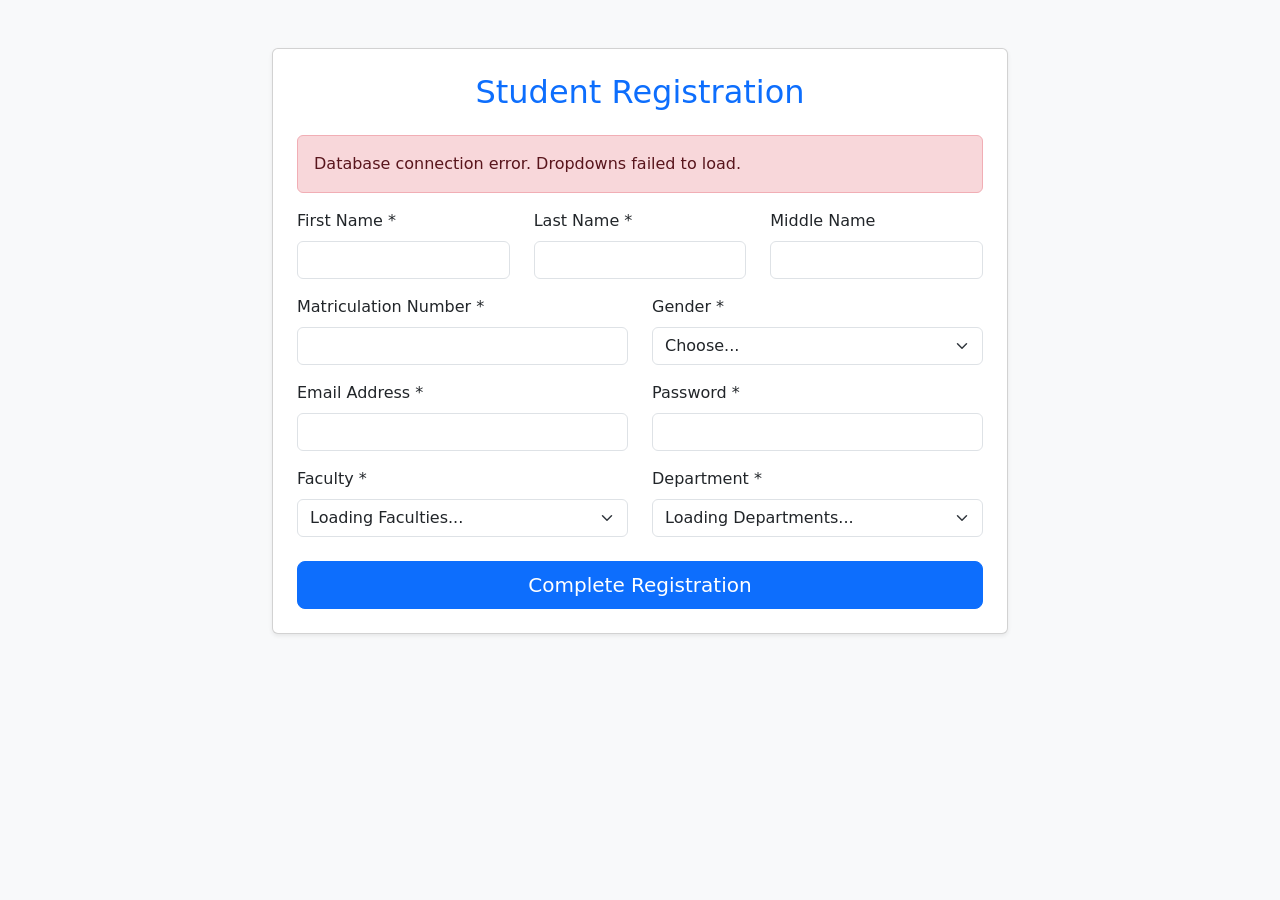
<file: frontend/harry/epic_attendance/register.html>
<!DOCTYPE html>
<html lang="en">

<head>
    <meta charset="UTF-8">
    <meta name="viewport" content="width=device-width, initial-scale=1.0">
    <title>Student Registration | EpicAttendance</title>
    <link href="../group_message_app/bootstrap/bootstrap.min.css" rel="stylesheet">
    <style>
        .loader {
            display: none;
            position: fixed;
            top: 20px;
            right: 20px;
            z-index: 9999;
        }
    </style>
</head>

<body class="bg-light">

    <div id="loader" class="spinner-border text-primary loader" role="status">
        <span class="visually-hidden">Loading...</span>
    </div>

    <div class="container mt-5 mb-5">
        <div class="row justify-content-center">
            <div class="col-lg-8 col-md-10">
                <div class="card shadow-sm p-4">
                    <h2 class="mb-4 text-center text-primary">Student Registration</h2>

                    <div id="alertMessage" class="alert d-none" role="alert"></div>

                    <form id="registerForm">

                        <div class="row mb-3">
                            <div class="col-md-4">
                                <label class="form-label">First Name *</label>
                                <input type="text" class="form-control" id="first_name" required>
                            </div>
                            <div class="col-md-4">
                                <label class="form-label">Last Name *</label>
                                <input type="text" class="form-control" id="last_name" required>
                            </div>
                            <div class="col-md-4">
                                <label class="form-label">Middle Name</label>
                                <input type="text" class="form-control" id="middle_name">
                            </div>
                        </div>

                        <div class="row mb-3">
                            <div class="col-md-6">
                                <label class="form-label">Matriculation Number *</label>
                                <input type="text" class="form-control" id="matric_no" required>
                            </div>
                            <div class="col-md-6">
                                <label class="form-label">Gender *</label>
                                <select class="form-select" id="gender" required>
                                    <option value="" selected disabled>Choose...</option>
                                    <option value="Male">Male</option>
                                    <option value="Female">Female</option>
                                </select>
                            </div>
                        </div>

                        <div class="row mb-3">
                            <div class="col-md-6">
                                <label class="form-label">Email Address *</label>
                                <input type="email" class="form-control" id="email" required>
                            </div>
                            <div class="col-md-6">
                                <label class="form-label">Password *</label>
                                <input type="password" class="form-control" id="password" required>
                            </div>
                        </div>

                        <div class="row mb-4">
                            <div class="col-md-6">
                                <label class="form-label">Faculty *</label>
                                <select class="form-select" id="faculty_id" required>
                                    <option value="" selected disabled>Loading Faculties...</option>
                                </select>
                            </div>
                            <div class="col-md-6">
                                <label class="form-label">Department *</label>
                                <select class="form-select" id="department_id" required>
                                    <option value="" selected disabled>Loading Departments...</option>
                                </select>
                            </div>
                        </div>

                        <div class="d-grid">
                            <button type="submit" class="btn btn-primary btn-lg">Complete Registration</button>
                        </div>
                    </form>
                </div>
            </div>
        </div>
    </div>

    <script src="../group_message_app/bootstrap/js/bootstrap.bundle.js"></script>
    <script>
        const BASE_URL = 'http://localhost:8000/api';
        const loader = document.getElementById('loader');
        const alertBox = document.getElementById('alertMessage');

        // Toggle Loading Spinner
        const toggleLoader = (show) => {
            loader.style.display = show ? 'block' : 'none';
        };

        // Display Success/Error Messages
        const showMessage = (message, isError = false) => {
            alertBox.className = `alert ${isError ? 'alert-danger' : 'alert-success'} d-block`;
            alertBox.textContent = message;
            // Auto-hide after 5 seconds
            setTimeout(() => { alertBox.classList.add('d-none'); }, 5000);
        };

        // Fetch Faculties and Departments on Page Load
        async function loadDropdowns() {
            try {
                // Fetch Faculties
                const facRes = await fetch(`${BASE_URL}/GetFaculty.php`);
                const facData = await facRes.json();
                const facSelect = document.getElementById('faculty_id');
                facSelect.innerHTML = '<option value="" selected disabled>Select Faculty</option>';
                facData.data.forEach(f => {
                    facSelect.innerHTML += `<option value="${f.faculty_id}">${f.name}</option>`;
                });

                // Fetch Departments
                const deptRes = await fetch(`${BASE_URL}/GetDepartment.php`);
                const deptData = await deptRes.json();
                const deptSelect = document.getElementById('department_id');
                deptSelect.innerHTML = '<option value="" selected disabled>Select Department</option>';
                deptData.data.forEach(d => {
                    deptSelect.innerHTML += `<option value="${d.department_id}">${d.name}</option>`;
                });
            } catch (err) {
                console.error("Failed to load dropdown data", err);
                showMessage("Database connection error. Dropdowns failed to load.", true);
            }
        }

        // Handle Registration Form Submission
        document.getElementById('registerForm').addEventListener('submit', async (e) => {
            e.preventDefault();
            toggleLoader(true);
            alertBox.classList.add('d-none'); // Hide previous messages

            // Construct FormData matching your PHP $_POST requirements
            const formData = new FormData();
            formData.append('first_name', document.getElementById('first_name').value);
            formData.append('last_name', document.getElementById('last_name').value);
            formData.append('middle_name', document.getElementById('middle_name').value);
            formData.append('gender', document.getElementById('gender').value);
            formData.append('matric_no', document.getElementById('matric_no').value);
            formData.append('email', document.getElementById('email').value);
            formData.append('password', document.getElementById('password').value);
            formData.append('faculty_id', document.getElementById('faculty_id').value);
            formData.append('department_id', document.getElementById('department_id').value);

            try {
                // Adjust this URL if your PHP file has a different name
                const response = await fetch(`${BASE_URL}/RegisterStudent.php`, {
                    method: 'POST',
                    body: formData
                });

                const result = await response.json();

                if (response.status === 201 || result.status === 'success') {
                    showMessage("Registration successful!");
                    document.getElementById('registerForm').reset();
                } else {
                    showMessage(result.message || "Registration failed. Please check your inputs.", true);
                }
            } catch (err) {
                console.error('Registration Error:', err);
                showMessage("A network error occurred. Please try again.", true);
            } finally {
                toggleLoader(false);
            }
        });

        // Initialize page
        loadDropdowns();
    </script>
</body>

</html>
</file>
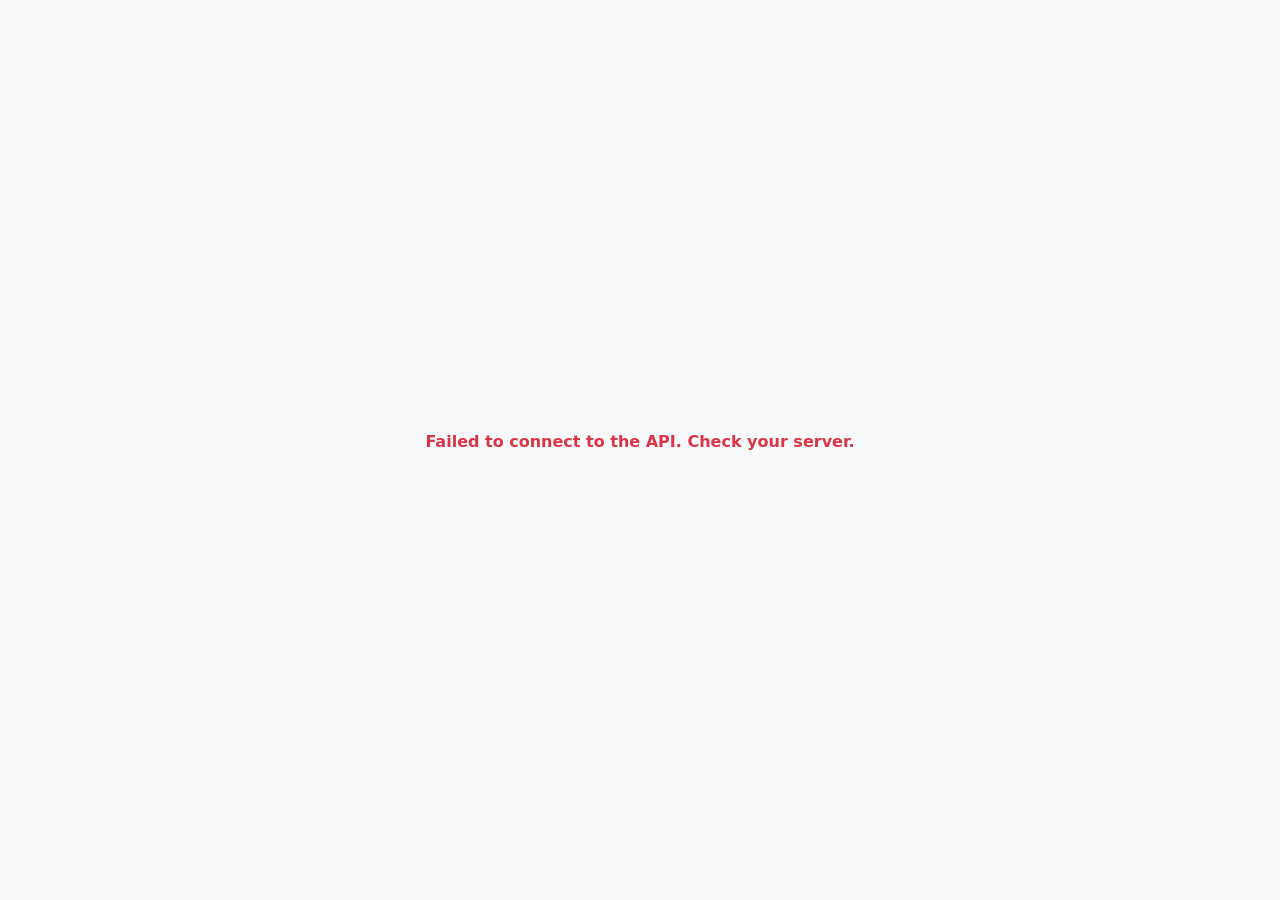
<file: frontend/harry/epic_attendance/users.html>
<!doctype html>
<html lang="en">
  <head>
    <meta charset="UTF-8" />
    <meta name="viewport" content="width=device-width, initial-scale=1.0" />
    <title>Manage Users</title>

    <!-- IMMEDIATE AUTHENTICATION CHECK -->
    <script>
      // If the user_token is missing, bounce them to login immediately
      // Using .replace() prevents them from using the back button to return here
      if (!localStorage.getItem("user_token")) {
        window.location.replace("login.html");
      }
    </script>

    <!-- Standard Bootstrap 5 CSS -->
    <link
      href="../group_message_app/bootstrap/bootstrap.min.css"
      rel="stylesheet"
    />
    <style>
      body {
        background-color: #f8f9fa;
        font-family:
          system-ui,
          -apple-system,
          "Segoe UI",
          Roboto,
          "Helvetica Neue",
          Arial,
          sans-serif;
      }

      .sidebar {
        min-height: 100vh;
        background-color: #212529;
      }

      .sidebar a {
        color: #adb5bd;
        text-decoration: none;
        padding: 10px 15px;
        display: block;
        border-radius: 4px;
        margin-bottom: 5px;
      }

      .sidebar a:hover,
      .sidebar a.active {
        background-color: #343a40;
        color: #ffffff;
      }

      .card {
        border: none;
        box-shadow: 0 2px 15px rgba(0, 0, 0, 0.05);
        border-radius: 8px;
      }
    </style>
  </head>

  <body>
    <div class="d-flex">
      <!-- Sidebar Navigation -->
      <div class="sidebar p-3" style="width: 250px">
        <h5 class="text-white mb-4 fw-bold">Admin Portal</h5>
        <a href="faculty.html">Faculties</a>
        <a href="department.html">Departments</a>
        <a href="users.html" class="active">Users</a>
        <hr class="text-secondary" />
        <a href="#" onclick="logout()" class="text-danger">Logout</a>
      </div>

      <!-- Main Content Area -->
      <div class="flex-grow-1 p-4 p-md-5">
        <div class="d-flex justify-content-between align-items-center mb-4">
          <h3 class="fw-bold text-dark m-0">System Users</h3>
          <button class="btn btn-primary shadow-sm" onclick="openModal()">
            + Add User
          </button>
        </div>

        <div id="alertBox"></div>

        <!-- Data Table -->
        <div class="card p-4">
          <div class="table-responsive">
            <table class="table table-hover align-middle">
              <thead class="table-light">
                <tr>
                  <th>ID</th>
                  <th>Name</th>
                  <th>Email</th>
                  <th>Role</th>
                  <th>Status</th>
                </tr>
              </thead>
              <tbody id="tableBody">
                <tr>
                  <td colspan="5" class="text-center text-muted py-4">
                    Loading data...
                  </td>
                </tr>
              </tbody>
            </table>
          </div>
        </div>
      </div>
    </div>

    <!-- Add User Modal -->
    <div class="modal fade" id="dataModal" tabindex="-1">
      <div class="modal-dialog modal-dialog-centered modal-lg">
        <div class="modal-content border-0 shadow">
          <div class="modal-header border-bottom-0">
            <h5 class="modal-title fw-bold">Add System User</h5>
            <button
              type="button"
              class="btn-close"
              data-bs-dismiss="modal"
            ></button>
          </div>
          <div class="modal-body">
            <form id="dataForm">
              <div class="row">
                <div class="col-md-4 mb-3">
                  <label class="form-label fw-semibold">First Name</label>
                  <input
                    type="text"
                    id="first_name"
                    class="form-control bg-light"
                    required
                  />
                </div>
                <div class="col-md-4 mb-3">
                  <label class="form-label fw-semibold">Last Name</label>
                  <input
                    type="text"
                    id="last_name"
                    class="form-control bg-light"
                    required
                  />
                </div>
                <div class="col-md-4 mb-3">
                  <label class="form-label fw-semibold">Middle Name</label>
                  <input
                    type="text"
                    id="middle_name"
                    class="form-control bg-light"
                    placeholder="(Optional)"
                  />
                </div>
              </div>

              <div class="row">
                <div class="col-md-6 mb-3">
                  <label class="form-label fw-semibold">Email Address</label>
                  <input
                    type="email"
                    id="email"
                    class="form-control bg-light"
                    required
                  />
                </div>
                <div class="col-md-6 mb-3">
                  <label class="form-label fw-semibold">Password</label>
                  <input
                    type="password"
                    id="password"
                    class="form-control bg-light"
                    required
                    minlength="6"
                  />
                </div>
              </div>

              <div class="row mb-4">
                <div class="col-md-6 mb-3">
                  <label class="form-label fw-semibold">Role</label>
                  <select id="role" class="form-select bg-light" required>
                    <option value="Admin">Admin</option>
                    <option value="Moderator">Moderator</option>
                  </select>
                </div>
                <div class="col-md-6 mb-3">
                  <label class="form-label fw-semibold">Account Status</label>
                  <select id="active" class="form-select bg-light" required>
                    <option value="true">Active</option>
                    <option value="false">Inactive</option>
                  </select>
                </div>
              </div>

              <button
                type="submit"
                class="btn btn-primary w-100 py-2 fw-semibold"
              >
                Register User
              </button>
            </form>
          </div>
        </div>
      </div>
    </div>

    <script src="../group_message_app/bootstrap/js/bootstrap.bundle.js"></script>
    <script>
      var baseUrl = "http://localhost:8000/api/";
      var bootstrapModal = new bootstrap.Modal(
        document.getElementById("dataModal"),
      );

      function getHeaders(isJson) {
        var headers = {};
        // Synchronized to use 'user_token' matching the login page
        var token = localStorage.getItem("user_token");
        if (token) {
          headers["Authorization"] = "Bearer " + token;
        }
        if (isJson) {
          headers["Content-Type"] = "application/json";
        }
        return headers;
      }

      function showAlert(message, type) {
        var alertBox = document.getElementById("alertBox");
        alertBox.innerHTML =
          '<div class="alert alert-' +
          type +
          ' alert-dismissible shadow-sm">' +
          message +
          '<button type="button" class="btn-close" data-bs-dismiss="alert"></button></div>';
      }

      // UPDATED LOGOUT LOGIC: Safely releases the 1-Device-Per-User lock
      async function logout() {
        var token = localStorage.getItem("user_token");
        if (token) {
          var formData = new FormData();
          formData.append("token", token);
          try {
            // Notify the backend to destroy the session and release the device
            await fetch(baseUrl + "LogoutUser.php", {
              method: "POST",
              body: formData,
            });
          } catch (e) {
            console.error("Logout API failed, continuing local clear.");
          }
        }
        localStorage.removeItem("user_token");
        window.location.replace("login.html");
      }

      async function loadUsers() {
        try {
          var response = await fetch(baseUrl + "GetUser.php", {
            method: "GET",
            headers: getHeaders(false),
          });

          // Check for Unauthorized status to catch expired/invalid tokens mid-session
          if (response.status === 401) {
            logout();
            return;
          }

          var result = await response.json();
          var tbody = document.getElementById("tableBody");
          tbody.innerHTML = "";

          if (
            result.status === "success" &&
            result.data &&
            result.data.length > 0
          ) {
            for (var i = 0; i < result.data.length; i++) {
              var user = result.data[i];
              var tr = document.createElement("tr");

              var statusBadge =
                user.active === "true"
                  ? '<span class="badge bg-success">Active</span>'
                  : '<span class="badge bg-secondary">Inactive</span>';

              tr.innerHTML =
                "<td>#" +
                user.user_id +
                "</td>" +
                '<td class="fw-medium">' +
                user.first_name +
                " " +
                user.last_name +
                "</td>" +
                "<td>" +
                user.email +
                "</td>" +
                "<td>" +
                user.role +
                "</td>" +
                "<td>" +
                statusBadge +
                "</td>";

              tbody.appendChild(tr);
            }
          } else {
            tbody.innerHTML =
              '<tr><td colspan="5" class="text-center text-muted py-4">No users found.</td></tr>';
          }
        } catch (error) {
          console.error("User fetch error:", error);
          document.getElementById("tableBody").innerHTML =
            '<tr><td colspan="5" class="text-center text-danger py-4">Failed to load data.</td></tr>';
        }
      }

      function openModal() {
        document.getElementById("dataForm").reset();
        bootstrapModal.show();
      }

      document
        .getElementById("dataForm")
        .addEventListener("submit", async function (e) {
          e.preventDefault();

          var formData = new FormData();
          formData.append(
            "first_name",
            document.getElementById("first_name").value,
          );
          formData.append(
            "last_name",
            document.getElementById("last_name").value,
          );
          formData.append(
            "middle_name",
            document.getElementById("middle_name").value,
          );
          formData.append("email", document.getElementById("email").value);
          formData.append(
            "password",
            document.getElementById("password").value,
          );
          formData.append("role", document.getElementById("role").value);
          formData.append("active", document.getElementById("active").value);

          try {
            var response = await fetch(baseUrl + "AddUser.php", {
              method: "POST",
              headers: getHeaders(false),
              body: formData,
            });

            // Catch expired tokens during form submission
            if (response.status === 401) {
              logout();
              return;
            }

            var result = await response.json();

            if (result.status === "success") {
              bootstrapModal.hide();
              showAlert(result.message, "success");
              loadUsers();
            } else {
              showAlert(result.message || "Operation failed.", "danger");
            }
          } catch (error) {
            console.error("Submit error:", error);
            showAlert("Network error occurred. Check console.", "danger");
          }
        });

      window.onload = function () {
        loadUsers();
      };
    </script>
  </body>
</html>
</file>
